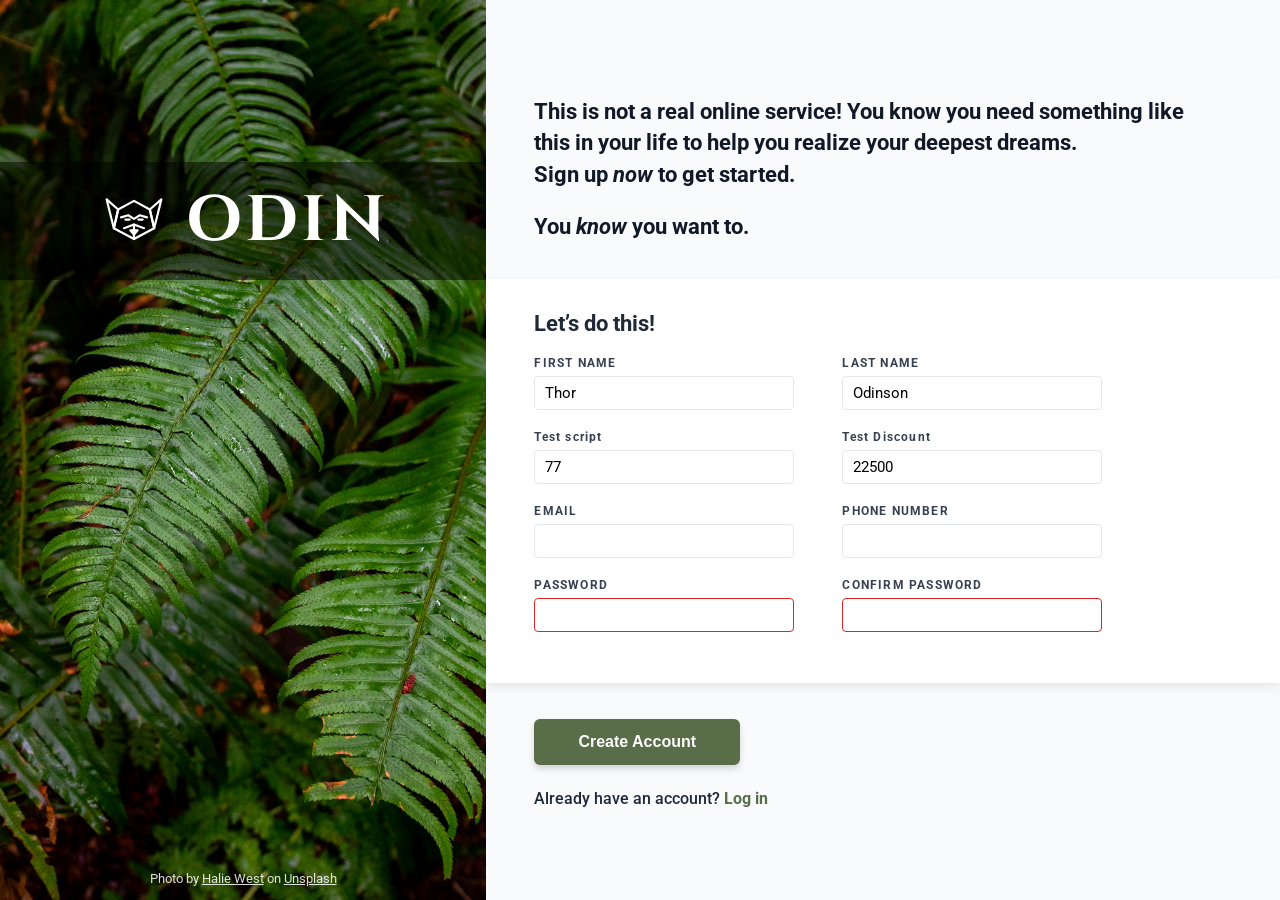
<file: odin-sign-up/index.html>
<!DOCTYPE html>
<html lang="en">
<head>
  <meta charset="UTF-8" />
  <meta name="viewport" content="width=device-width, initial-scale=1.0" />
  <title>Sign-up Form</title>
  <link rel="stylesheet" href="style.css" />
  <link rel="preconnect" href="https://fonts.googleapis.com">
  <link rel="preconnect" href="https://fonts.gstatic.com" crossorigin>
  <link href="https://fonts.googleapis.com/css2?family=Roboto:ital,wght@0,400;0,500;0,700;1,400&display=swap" rel="stylesheet">
</head>
<body>
  <div class="container">
    
    <!-- Left Hero / Sidebar Section -->
    <aside class="sidebar">
      <div class="logo-banner">
        <!-- SVG Odin Viking Logo -->
        <svg class="odin-logo-icon" viewBox="0 0 100 100" fill="none" stroke="white" stroke-width="3" stroke-linecap="round" stroke-linejoin="round">
          <!-- Helmet Horns and Outline -->
          <polygon points="12,20 28,34 22,60 12,20" />
          <polygon points="88,20 72,34 78,60 88,20" />
          <polygon points="28,34 50,22 72,34 78,60 50,75 22,60" />
          <!-- Eye Mask & Details -->
          <polyline points="32,45 42,42 50,47 58,42 68,45" />
          <polyline points="36,60 50,55 64,60" />
          <line x1="50" y1="55" x2="50" y2="75" />
          <polygon points="45,63 55,63 50,69" />
          <line x1="38" y1="48" x2="44" y2="48" />
          <line x1="56" y1="48" x2="62" y2="48" />
        </svg>
        <span class="logo-text">ODIN</span>
      </div>

      <div class="photo-credit">
        Photo by <a href="https://unsplash.com/@haliewestphoto" target="_blank" rel="noopener noreferrer">Halie West</a> on <a href="https://unsplash.com" target="_blank" rel="noopener noreferrer">Unsplash</a>
      </div>
    </aside>

    <!-- Right Form Section -->
    <main class="content-section">
      
      <!-- Top Callout Text -->
      <section class="intro-section">
        <p class="intro-heading">
          This is not a real online service! You know you need something like this in your life to help you realize your deepest dreams.<br />
          Sign up <em>now</em> to get started.
        </p>
        <p class="intro-subtext">You <em>know</em> you want to.</p>
      </section>

      <!-- Main Form Area -->
      <form action="#" method="post" id="signup-form">
        <div class="form-container">
          <h2>Let’s do this!</h2>
          
          <div class="form-grid">
            <div class="form-group">
              <label for="first_name">FIRST NAME</label>
              <input type="text" id="first_name" name="first_name" value="Thor" required />
            </div>

            <div class="form-group">
              <label for="last_name">LAST NAME</label>
              <input type="text" id="last_name" name="last_name" value="Odinson" required />
            </div>

            <div class="form-group">
                <label for="test_txt">Test script</label>
                <input type="text" id="test_txt" name="test_txt" value=""/>
            </div>

            <div class="form-group">
                <label for="test_disc">Test Discount</label>
                <input type="text" id="test_disc" name="test_disc" value=""/>
            </div>

            <div class="form-group">
              <label for="email">EMAIL</label>
              <input type="email" id="email" name="email" required />
            </div>

            <div class="form-group">
              <label for="phone">PHONE NUMBER</label>
              <input type="tel" id="phone" name="phone" />
            </div>

            <div class="form-group">
              <label for="password">PASSWORD</label>
              <input type="password" id="password" name="password" required />
              <span class="error-msg" id="password-error">* Passwords do not match</span>
            </div>

            <div class="form-group">
              <label for="confirm_password">CONFIRM PASSWORD</label>
              <input type="password" id="confirm_password" name="confirm_password" required />
            </div>
          </div>
        </div>

        <!-- Submission Section -->
        <div class="action-section">
          <button type="submit" class="submit-btn">Create Account</button>
          <p class="login-prompt">
            Already have an account? <a href="#">Log in</a>
          </p>
        </div>
      </form>

    </main>
  </div>
  <script src="script.js"></script>
</body>
</html>
</file>
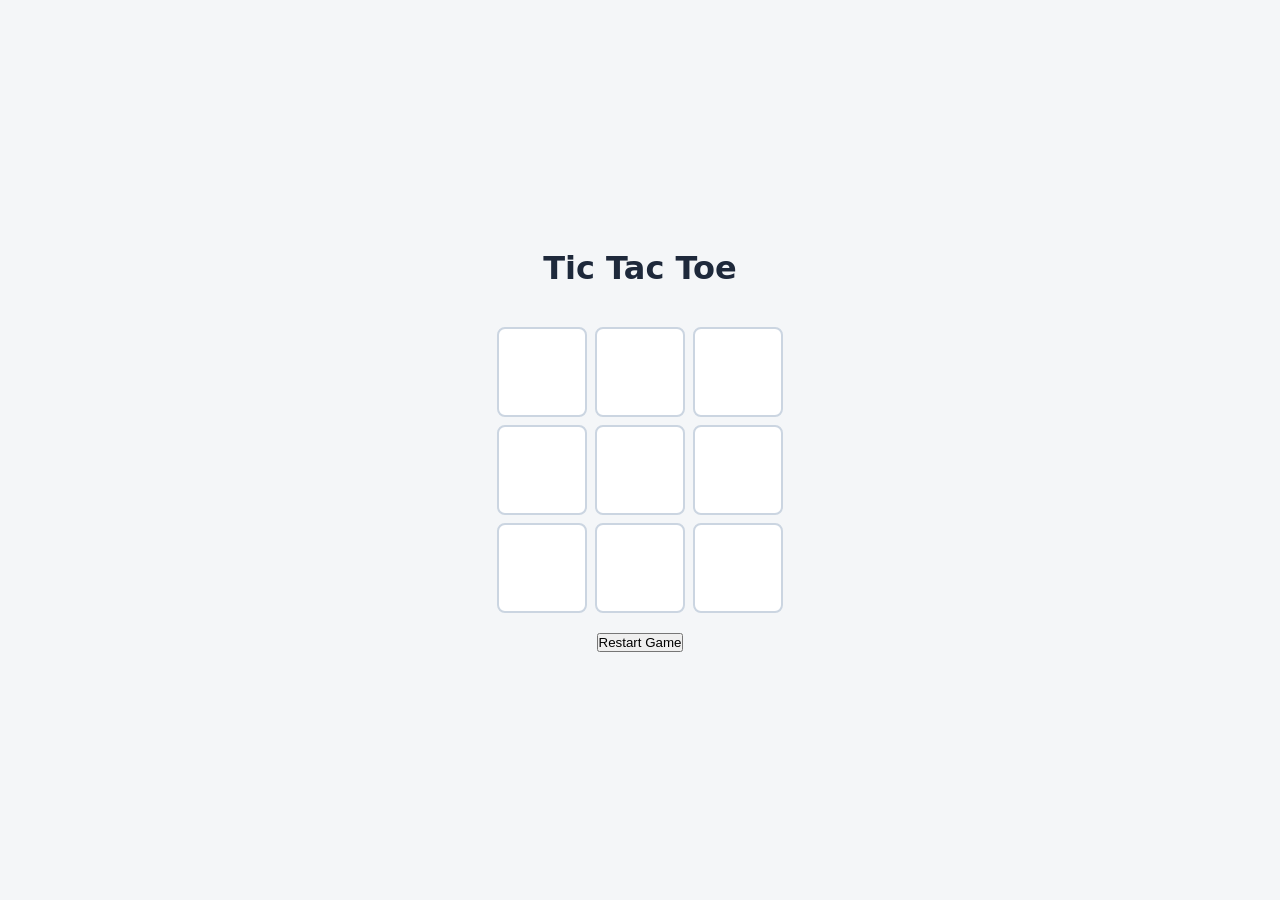
<file: odin-tictactoe/index.html>
<!DOCTYPE html>
<html lang="en">
<head>
    <meta charset="UTF-8" />
    <meta name="viewport" content="width=device-width, initial-scale=1.0" />
    <title>Tic Tac Toe</title>
    <link rel="stylesheet" href="style.css" />
</head>
<body>
    <main class="game-container">
        <h1>Tic Tac Toe</h1>
        <!-- Turn/ Game status announcement -->
         <div id="status" class="status"></div>

         <div id="board" class="board">
            <button class="cell" data-index="0"></button>
            <button class="cell" data-index="1"></button>
            <button class="cell" data-index="2"></button>
            <button class="cell" data-index="3"></button>
            <button class="cell" data-index="4"></button>
            <button class="cell" data-index="5"></button>
            <button class="cell" data-index="6"></button>
            <button class="cell" data-index="7"></button>
            <button class="cell" data-index="8"></button>
         </div>

         <!-- Reset button-->
         <button id="restartBtn" class=""restart-btn">Restart Game</button>

    </main>
    <script src="script.js"></script>
</body>
</html>
</file>
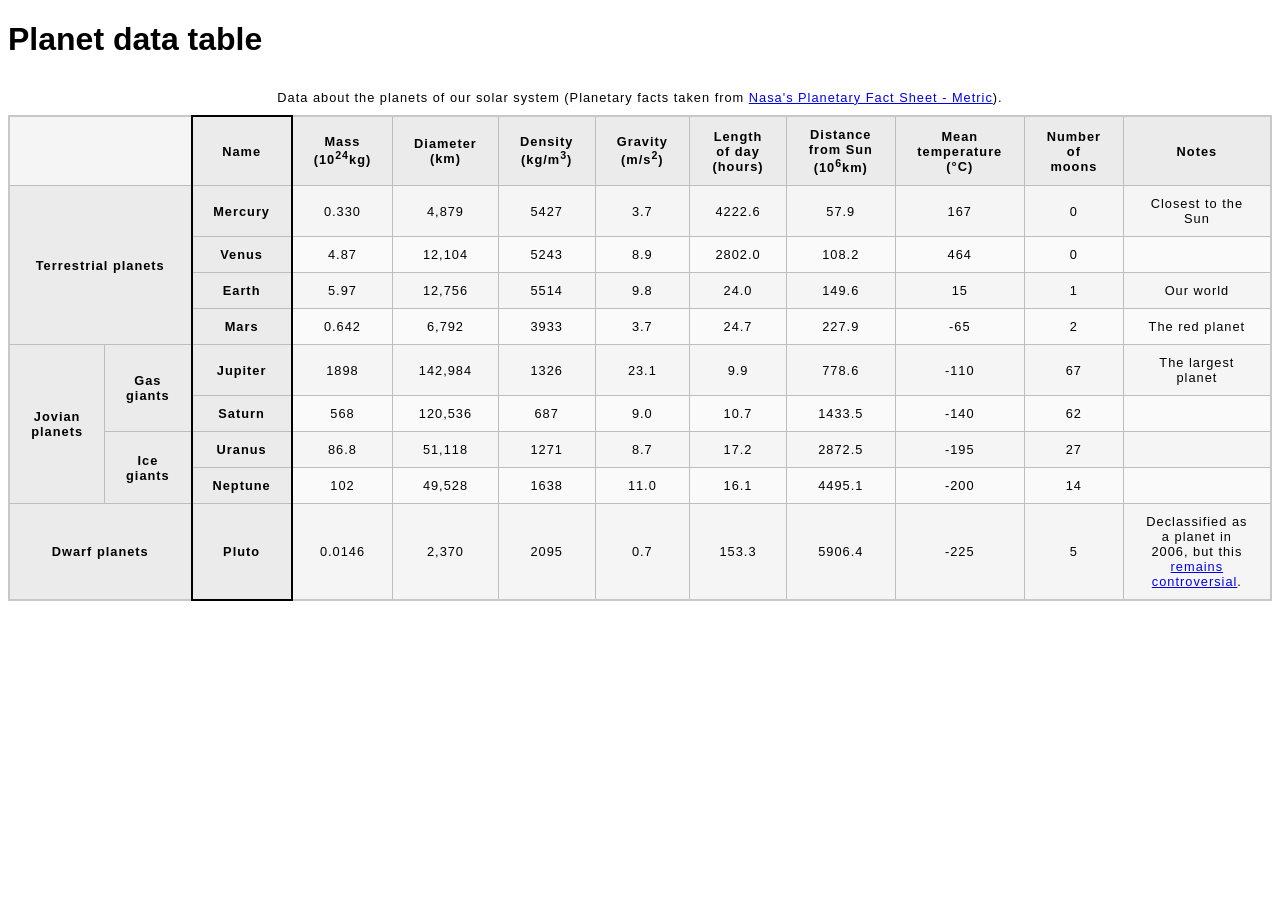
<file: planet-data-table/index.html>
<!doctype html>
<html lang="en-US">
  <head>
    <meta charset="utf-8" />
    <meta name="viewport" content="width=device-width" />
    <title>Planet data table</title>
    <link href="style.css" rel="stylesheet" type="text/css" />
  </head>
  <body>
    <h1>Planet data table</h1>

<table>
  <caption>
    Data about the planets of our solar system (Planetary facts taken from
    <a href="https://nssdc.gsfc.nasa.gov/planetary/factsheet/"
      >Nasa's Planetary Fact Sheet - Metric</a
    >).
  </caption>
  <colgroup>
    <col span="2" />
    <col class="column-border" />
    <col span="9" />
  </colgroup>
  <thead>
    <tr>
      <td colspan="2"></td>
      <th scope="col">Name</th>
      <th scope="col">Mass (10<sup>24</sup>kg)</th>
      <th scope="col">Diameter (km)</th>
      <th scope="col">Density (kg/m<sup>3</sup>)</th>
      <th scope="col">Gravity (m/s<sup>2</sup>)</th>
      <th scope="col">Length of day (hours)</th>
      <th scope="col">Distance from Sun (10<sup>6</sup>km)</th>
      <th scope="col">Mean temperature (°C)</th>
      <th scope="col">Number of moons</th>
      <th scope="col">Notes</th>
    </tr>
  </thead>
  <tbody>
    <tr>
      <th rowspan="4" colspan="2" scope="rowgroup">Terrestrial planets</th>
      <th scope="row">Mercury</th>
      <td>0.330</td>
      <td>4,879</td>
      <td>5427</td>
      <td>3.7</td>
      <td>4222.6</td>
      <td>57.9</td>
      <td>167</td>
      <td>0</td>
      <td>Closest to the Sun</td>
    </tr>
    <tr>
      <th scope="row">Venus</th>
      <td>4.87</td>
      <td>12,104</td>
      <td>5243</td>
      <td>8.9</td>
      <td>2802.0</td>
      <td>108.2</td>
      <td>464</td>
      <td>0</td>
      <td></td>
    </tr>
    <tr>
      <th scope="row">Earth</th>
      <td>5.97</td>
      <td>12,756</td>
      <td>5514</td>
      <td>9.8</td>
      <td>24.0</td>
      <td>149.6</td>
      <td>15</td>
      <td>1</td>
      <td>Our world</td>
    </tr>
    <tr>
      <th scope="row">Mars</th>
      <td>0.642</td>
      <td>6,792</td>
      <td>3933</td>
      <td>3.7</td>
      <td>24.7</td>
      <td>227.9</td>
      <td>-65</td>
      <td>2</td>
      <td>The red planet</td>
    </tr>
    <tr>
      <th rowspan="4" scope="rowgroup">Jovian planets</th>
      <th rowspan="2" scope="rowgroup">Gas giants</th>
      <th scope="row">Jupiter</th>
      <td>1898</td>
      <td>142,984</td>
      <td>1326</td>
      <td>23.1</td>
      <td>9.9</td>
      <td>778.6</td>
      <td>-110</td>
      <td>67</td>
      <td>The largest planet</td>
    </tr>
    <tr>
      <th scope="row">Saturn</th>
      <td>568</td>
      <td>120,536</td>
      <td>687</td>
      <td>9.0</td>
      <td>10.7</td>
      <td>1433.5</td>
      <td>-140</td>
      <td>62</td>
      <td></td>
    </tr>
    <tr>
      <th rowspan="2" scope="rowgroup">Ice giants</th>
      <th scope="row">Uranus</th>
      <td>86.8</td>
      <td>51,118</td>
      <td>1271</td>
      <td>8.7</td>
      <td>17.2</td>
      <td>2872.5</td>
      <td>-195</td>
      <td>27</td>
      <td></td>
    </tr>
    <tr>
      <th scope="row">Neptune</th>
      <td>102</td>
      <td>49,528</td>
      <td>1638</td>
      <td>11.0</td>
      <td>16.1</td>
      <td>4495.1</td>
      <td>-200</td>
      <td>14</td>
      <td></td>
    </tr>
    <tr>
      <th colspan="2" scope="rowgroup">Dwarf planets</th>
      <th scope="row">Pluto</th>
      <td>0.0146</td>
      <td>2,370</td>
      <td>2095</td>
      <td>0.7</td>
      <td>153.3</td>
      <td>5906.4</td>
      <td>-225</td>
      <td>5</td>
      <td>
        Declassified as a planet in 2006, but this
        <a
          href="https://www.usatoday.com/story/tech/2014/10/02/pluto-planet-solar-system/16578959/"
          >remains controversial</a
        >.
      </td>
    </tr>
  </tbody>
</table>

  </body>
</html>
</file>
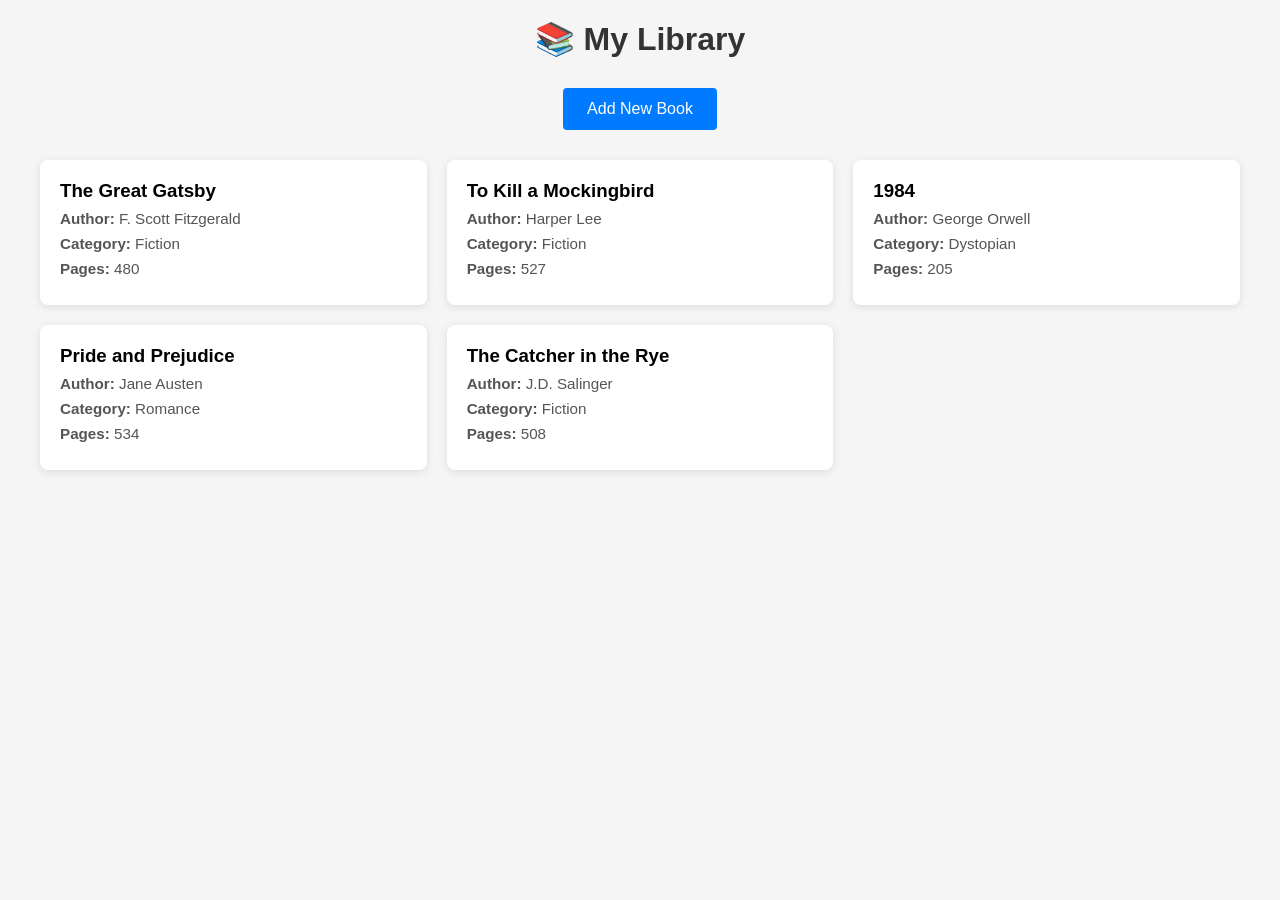
<file: odin-library/library.html>
<!DOCTYPE html>
<html lang="en">
<head>
    <meta charset="UTF-8">
    <meta name="viewport" content="width=device-width, initial-scale=1.0">
    <title>My Library</title>
    <style>
        * {
            margin: 0;
            padding: 0;
            box-sizing: border-box;
        }
        
        body {
            font-family: Arial, sans-serif;
            background-color: #f5f5f5;
            padding: 20px;
        }
        
        h1 {
            text-align: center;
            margin-bottom: 30px;
            color: #333;
        }
        
        .library-container {
            max-width: 1200px;
            margin: 0 auto;
            display: grid;
            grid-template-columns: repeat(auto-fill, minmax(300px, 1fr));
            gap: 20px;
        }
        
        .book-card {
            background: white;
            border-radius: 8px;
            padding: 20px;
            box-shadow: 0 2px 8px rgba(0,0,0,0.1);
            transition: transform 0.2s;
        }
        
        .book-card:hover {
            transform: translateY(-5px);
            box-shadow: 0 4px 12px rgba(0,0,0,0.15);
        }
        
        .book-card h2 {
            font-size: 1.3em;
            margin-bottom: 10px;
            color: #222;
        }
        
        .book-card p {
            margin: 8px 0;
            color: #555;
            font-size: 0.95em;
        }
        
        .book-card .label {
            font-weight: bold;
            color: #333;
        }
        
        .read-status {
            margin-top: 15px;
            padding: 10px;
            border-radius: 4px;
            text-align: center;
            font-weight: bold;
        }
        
        .read-status.read {
            background-color: #d4edda;
            color: #155724;
        }
        
        .read-status.unread {
            background-color: #f8d7da;
            color: #721c24;
        }
        
        .empty-message {
            text-align: center;
            grid-column: 1 / -1;
            padding: 40px;
            color: #999;
            font-size: 1.1em;
        }
        
        .button-container {
            text-align: center;
            margin-bottom: 30px;
        }
        
        .new-book-btn {
            background-color: #007bff;
            color: white;
            padding: 12px 24px;
            border: none;
            border-radius: 4px;
            font-size: 1em;
            cursor: pointer;
            transition: background-color 0.2s;
        }
        
        .new-book-btn:hover {
            background-color: #0056b3;
        }
        
        .modal {
            display: none;
            position: fixed;
            z-index: 1;
            left: 0;
            top: 0;
            width: 100%;
            height: 100%;
            background-color: rgba(0, 0, 0, 0.4);
        }
        
        .modal.active {
            display: block;
        }
        
        .modal-content {
            background-color: #fefefe;
            margin: 10% auto;
            padding: 30px;
            border: 1px solid #888;
            border-radius: 8px;
            width: 90%;
            max-width: 500px;
            box-shadow: 0 4px 8px rgba(0,0,0,0.2);
        }
        
        .modal-header {
            font-size: 1.5em;
            margin-bottom: 20px;
            color: #333;
        }
        
        .close-btn {
            color: #aaa;
            float: right;
            font-size: 1.5em;
            font-weight: bold;
            cursor: pointer;
            transition: color 0.2s;
        }
        
        .close-btn:hover {
            color: #000;
        }
        
        .form-group {
            margin-bottom: 15px;
        }
        
        .form-group label {
            display: block;
            margin-bottom: 5px;
            font-weight: bold;
            color: #333;
        }
        
        .form-group input {
            width: 100%;
            padding: 10px;
            border: 1px solid #ddd;
            border-radius: 4px;
            font-size: 1em;
        }
        
        .form-group input:focus {
            outline: none;
            border-color: #007bff;
            box-shadow: 0 0 5px rgba(0, 123, 255, 0.3);
        }
        
        .form-buttons {
            display: flex;
            gap: 10px;
            justify-content: flex-end;
            margin-top: 20px;
        }
        
        .form-buttons button {
            padding: 10px 20px;
            border: none;
            border-radius: 4px;
            cursor: pointer;
            font-size: 1em;
            transition: background-color 0.2s;
        }
        
        .submit-btn {
            background-color: #28a745;
            color: white;
        }
        
        .submit-btn:hover {
            background-color: #218838;
        }
        
        .cancel-btn {
            background-color: #6c757d;
            color: white;
        }
        
        .cancel-btn:hover {
            background-color: #5a6268;
        }
    </style>
</head>
<body>
    <h1>📚 My Library</h1>
    <div class="button-container">
        <button class="new-book-btn" id="newBookBtn">Add New Book</button>
    </div>
    <div class="library-container" id="libraryContainer">
        <!-- Books will be loaded here -->
    </div>

    <div id="bookModal" class="modal">
        <div class="modal-content">
            <span class="close-btn" id="closeBtn">&times;</span>
            <div class="modal-header">Add New Book</div>
            <form id="bookForm">
                <div class="form-group">
                    <label for="bookTitle">Title:</label>
                    <input type="text" id="bookTitle" required>
                </div>
                <div class="form-group">
                    <label for="bookAuthor">Author:</label>
                    <input type="text" id="bookAuthor" required>
                </div>
                <div class="form-group">
                    <label for="bookCategory">Category:</label>
                    <input type="text" id="bookCategory" required>
                </div>
                <div class="form-buttons">
                    <button type="button" class="cancel-btn" id="cancelBtn">Cancel</button>
                    <button type="submit" class="submit-btn" id="submitBtn">Add Book</button>
                </div>
            </form>
        </div>
    </div>

    <script src="library.js"></script>
    
</body>
</html>
</file>
<file: odin-sign-up/style.css>
/* Custom Norse-style runic font fallback / basic reset */
@import url('https://fonts.googleapis.com/css2?family=Cinzel:wght@700&display=swap');

* {
  margin: 0;
  padding: 0;
  box-sizing: border-box;
}

body {
  font-family: 'Roboto', -apple-system, BlinkMacSystemFont, 'Segoe UI', sans-serif;
  color: #111827;
  background-color: #f9fafb;
  min-height: 100vh;
}

.container {
  display: flex;
  min-height: 100vh;
  width: 100%;
}

/* --------------------------------------
   LEFT SIDEBAR / HERO IMAGE
   -------------------------------------- */
.sidebar {
  width: 38%;
  min-width: 320px;
  background-image: url('halie-west-25xggax4bSA-unsplash.jpg');
  background-position: center;
  background-repeat: no-repeat;
  background-size: cover;
  position: relative;
  display: flex;
  flex-direction: column;
  justify-content: space-between;
}

.logo-banner {
  margin-top: 18vh;
  background-color: rgba(0, 0, 0, 0.5);
  display: flex;
  align-items: center;
  justify-content: center;
  gap: 16px;
  padding: 16px 0;
  width: 100%;
}

.odin-logo-icon {
  width: 72px;
  height: 72px;
}

.logo-text {
  font-family: 'Cinzel', serif;
  font-size: 4rem;
  font-weight: 700;
  color: #ffffff;
  letter-spacing: 4px;
}

.photo-credit {
  text-align: center;
  font-size: 0.8rem;
  color: rgba(255, 255, 255, 0.85);
  padding: 14px 10px;
}

.photo-credit a {
  color: inherit;
  text-decoration: underline;
}

/* --------------------------------------
   RIGHT SIDEBAR / CONTENT SECTION
   -------------------------------------- */
.content-section {
  flex: 1;
  display: flex;
  flex-direction: column;
  justify-content: center;
  background-color: #f9fafb;
}

/* Top Intro Text */
.intro-section {
  padding: 40px 48px;
  max-width: 760px;
}

.intro-heading {
  font-size: 1.35rem;
  font-weight: 700;
  line-height: 1.45;
  margin-bottom: 24px;
  color: #111827;
}

.intro-subtext {
  font-size: 1.35rem;
  font-weight: 700;
  color: #111827;
}

/* Middle Form Card */
.form-container {
  background-color: #ffffff;
  padding: 32px 48px;
  box-shadow: 0 4px 10px rgba(0, 0, 0, 0.08);
}

.form-container h2 {
  font-size: 1.35rem;
  font-weight: 700;
  margin-bottom: 20px;
  color: #1f2937;
}

.form-grid {
  display: grid;
  grid-template-columns: repeat(2, minmax(200px, 260px));
  column-gap: 48px;
  row-gap: 20px;
}

.form-group {
  display: flex;
  flex-direction: column;
}

.form-group label {
  font-size: 0.72rem;
  font-weight: 700;
  letter-spacing: 1.2px;
  color: #374151;
  margin-bottom: 6px;
}

.form-group input {
  height: 34px;
  padding: 4px 10px;
  border-radius: 4px;
  border: 1px solid #e5e7eb;
  font-size: 0.95rem;
  font-family: inherit;
  outline: none;
  background-color: #ffffff;
  transition: border-color 0.15s ease, box-shadow 0.15s ease;
}

/* Default Focus State (Blue border + subtle glow) */
.form-group input:focus {
  border-color: #2563eb;
  box-shadow: 0 0 0 2px rgba(37, 99, 235, 0.2);
}

/* Invalid State for Password fields (matching the red outline in design) */
.form-group input[type="password"]:invalid:not(:placeholder-shown),
.form-group input.invalid,
.form-group input[type="password"]:not(:focus):not(:placeholder-shown) {
  border-color: #dc2626;
}

/* --------------------------------------
   BOTTOM BUTTON & LOGIN AREA
   -------------------------------------- */
.action-section {
  padding: 36px 48px;
}

.submit-btn {
  background-color: #596d48;
  color: #ffffff;
  border: none;
  border-radius: 6px;
  padding: 14px 44px;
  font-size: 1rem;
  font-weight: 700;
  cursor: pointer;
  box-shadow: 0 4px 6px rgba(0, 0, 0, 0.15);
  transition: background-color 0.2s ease, transform 0.1s ease;
}

.submit-btn:hover {
  background-color: #4b5d3c;
}

.submit-btn:active {
  transform: scale(0.98);
}

.login-prompt {
  margin-top: 24px;
  font-size: 1rem;
  font-weight: 500;
  color: #1f2937;
}

.login-prompt a {
  color: #596d48;
  text-decoration: none;
  font-weight: 700;
}

.login-prompt a:hover {
  text-decoration: underline;
}
</file>
<file: odin-tictactoe/style.css>
* {
  box-sizing: border-box;
  margin: 0;
  padding: 0;
}

body {
  font-family: system-ui, -apple-system, sans-serif;
  background-color: #f4f6f8;
  display: flex;
  justify-content: center;
  align-items: center;
  min-height: 100vh;
}

.game-container {
  display: flex;
  flex-direction: column;
  align-items: center;
  gap: 1.25rem;
}

h1 {
  color: #1e293b;
}

.status {
  font-size: 1.25rem;
  font-weight: 600;
  color: #475569;
}

/* 3x3 Grid Layout */
.board {
  display: grid;
  grid-template-columns: repeat(3, 90px);
  grid-template-rows: repeat(3, 90px);
  gap: 8px;
}

/* Individual Cell Styling */
.cell {
  background-color: #ffffff;
  border: 2px solid #cbd5e1;
  border-radius: 8px;
  font-size: 2.5rem;
  font-weight: bold;
  color: #0f172a;
  cursor: pointer;
  transition: background-color 0.15s ease, transform 0.1s ease;
}

.cell:hover:not(:disabled) {
  background-color: #e2e8f0;
}

.cell:active:not(:disabled) {
  transform: scale(0.96);
}

/* Action button */
.restart-btn {
  padding: 0.6rem 1.4rem;
  font-size: 1rem;
  font-weight: 600;
  color: #ffffff;
  background-color: #2563eb;
  border: none;
  border-radius: 6px;
  cursor: pointer;
  transition: background-color 0.15s ease;
}

.restart-btn:hover {
  background-color: #1d4ed8;
}
</file>
<file: planet-data-table/style.css>
html {
  font-family: sans-serif;
}

table {
  border-collapse: collapse;
  border: 2px solid rgb(200 200 200);
  letter-spacing: 1px;
  font-size: 0.8rem;
}

td,
th {
  border: 1px solid rgb(190 190 190);
  padding: 10px 20px;
}

th {
  background-color: rgb(235 235 235);
}

td {
  text-align: center;
}

tr:nth-child(even) td {
  background-color: rgb(250 250 250);
}

tr:nth-child(odd) td {
  background-color: rgb(245 245 245);
}

caption {
  padding: 10px;
}

.column-border {
  border: 2px solid black;
}
</file>
